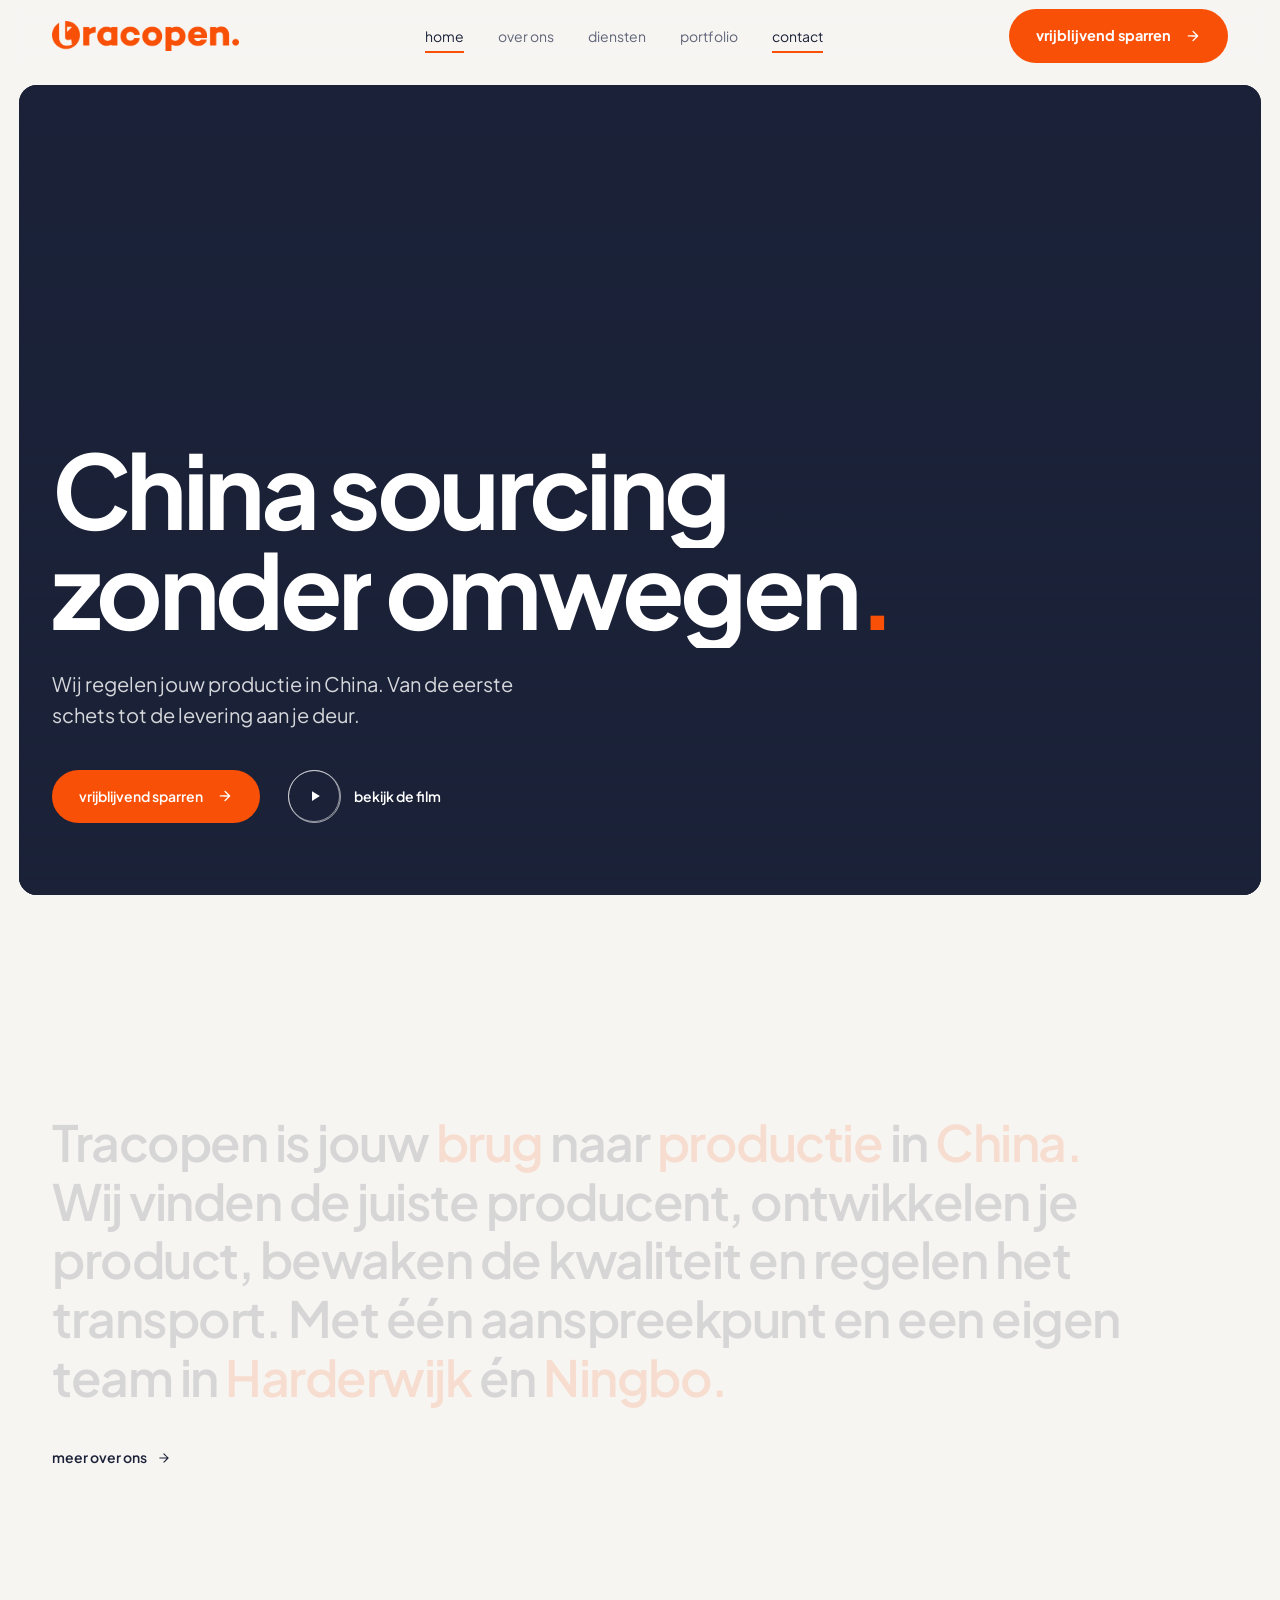
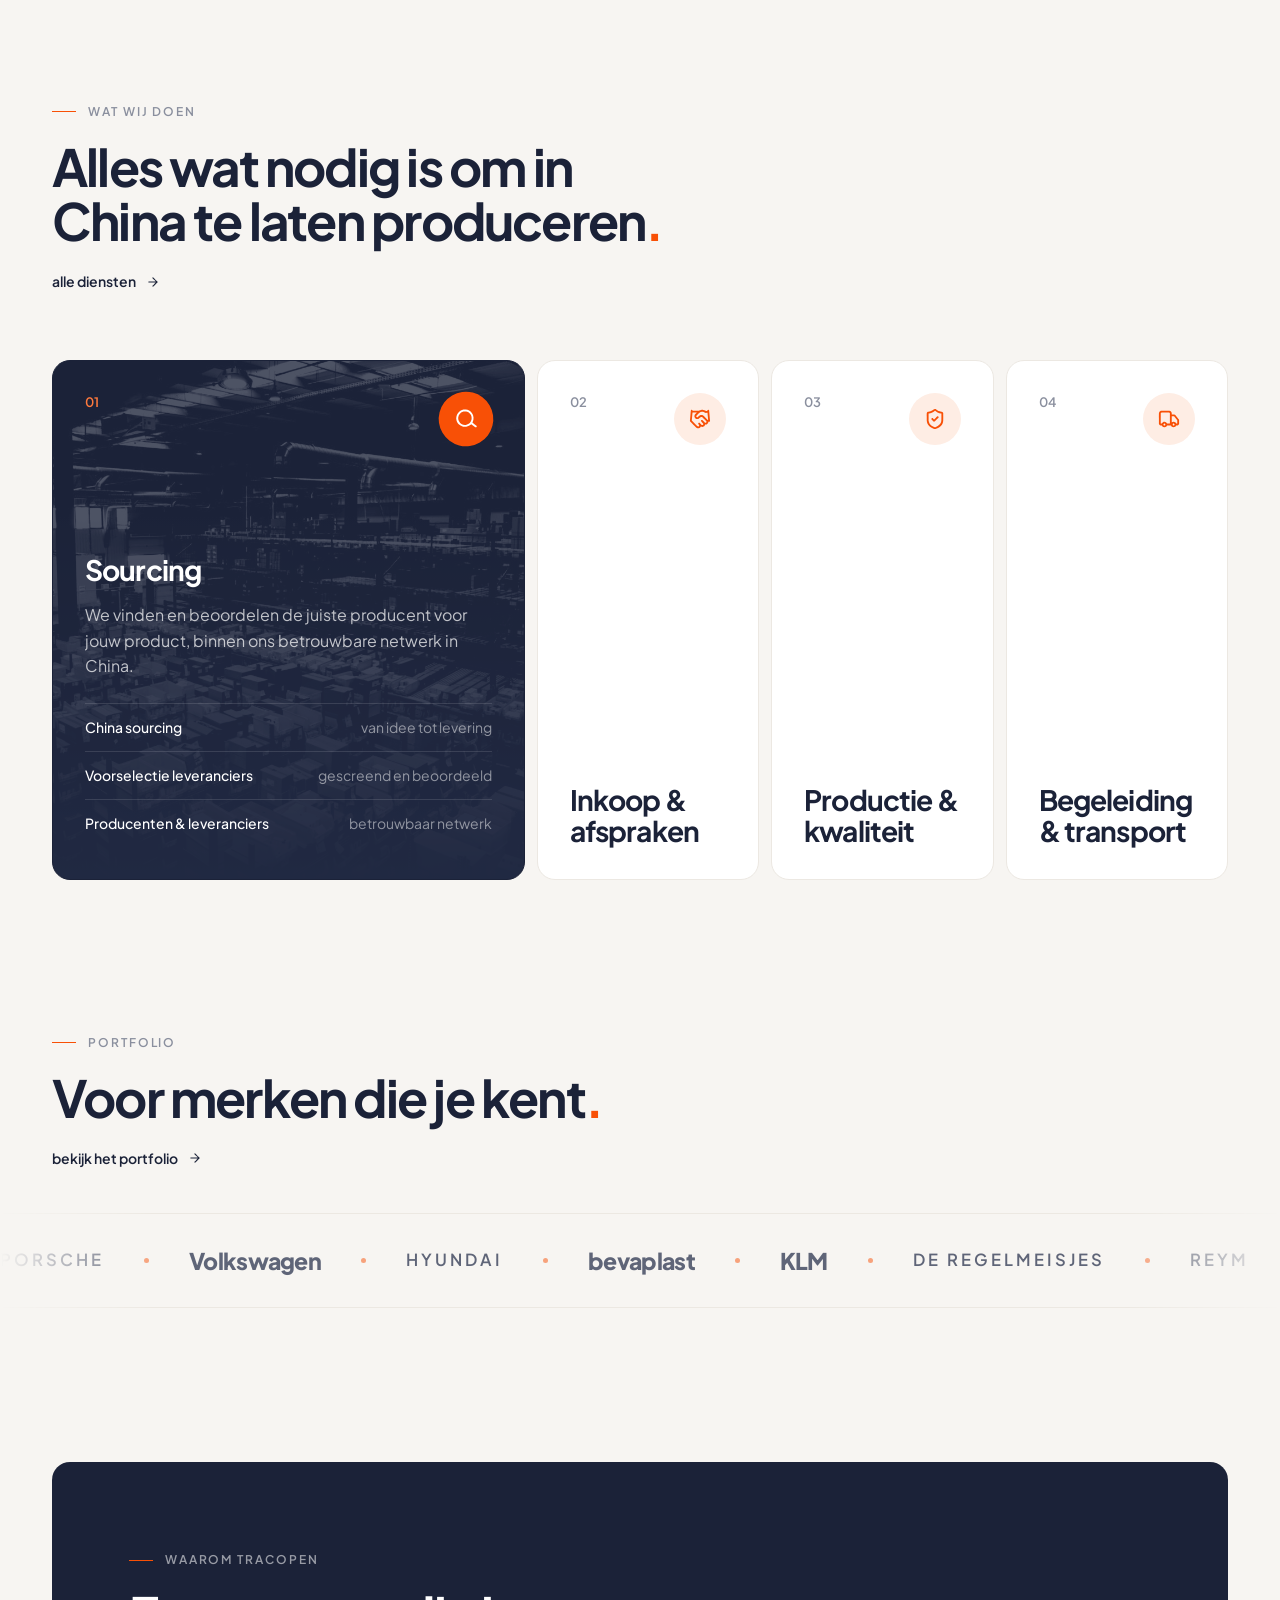
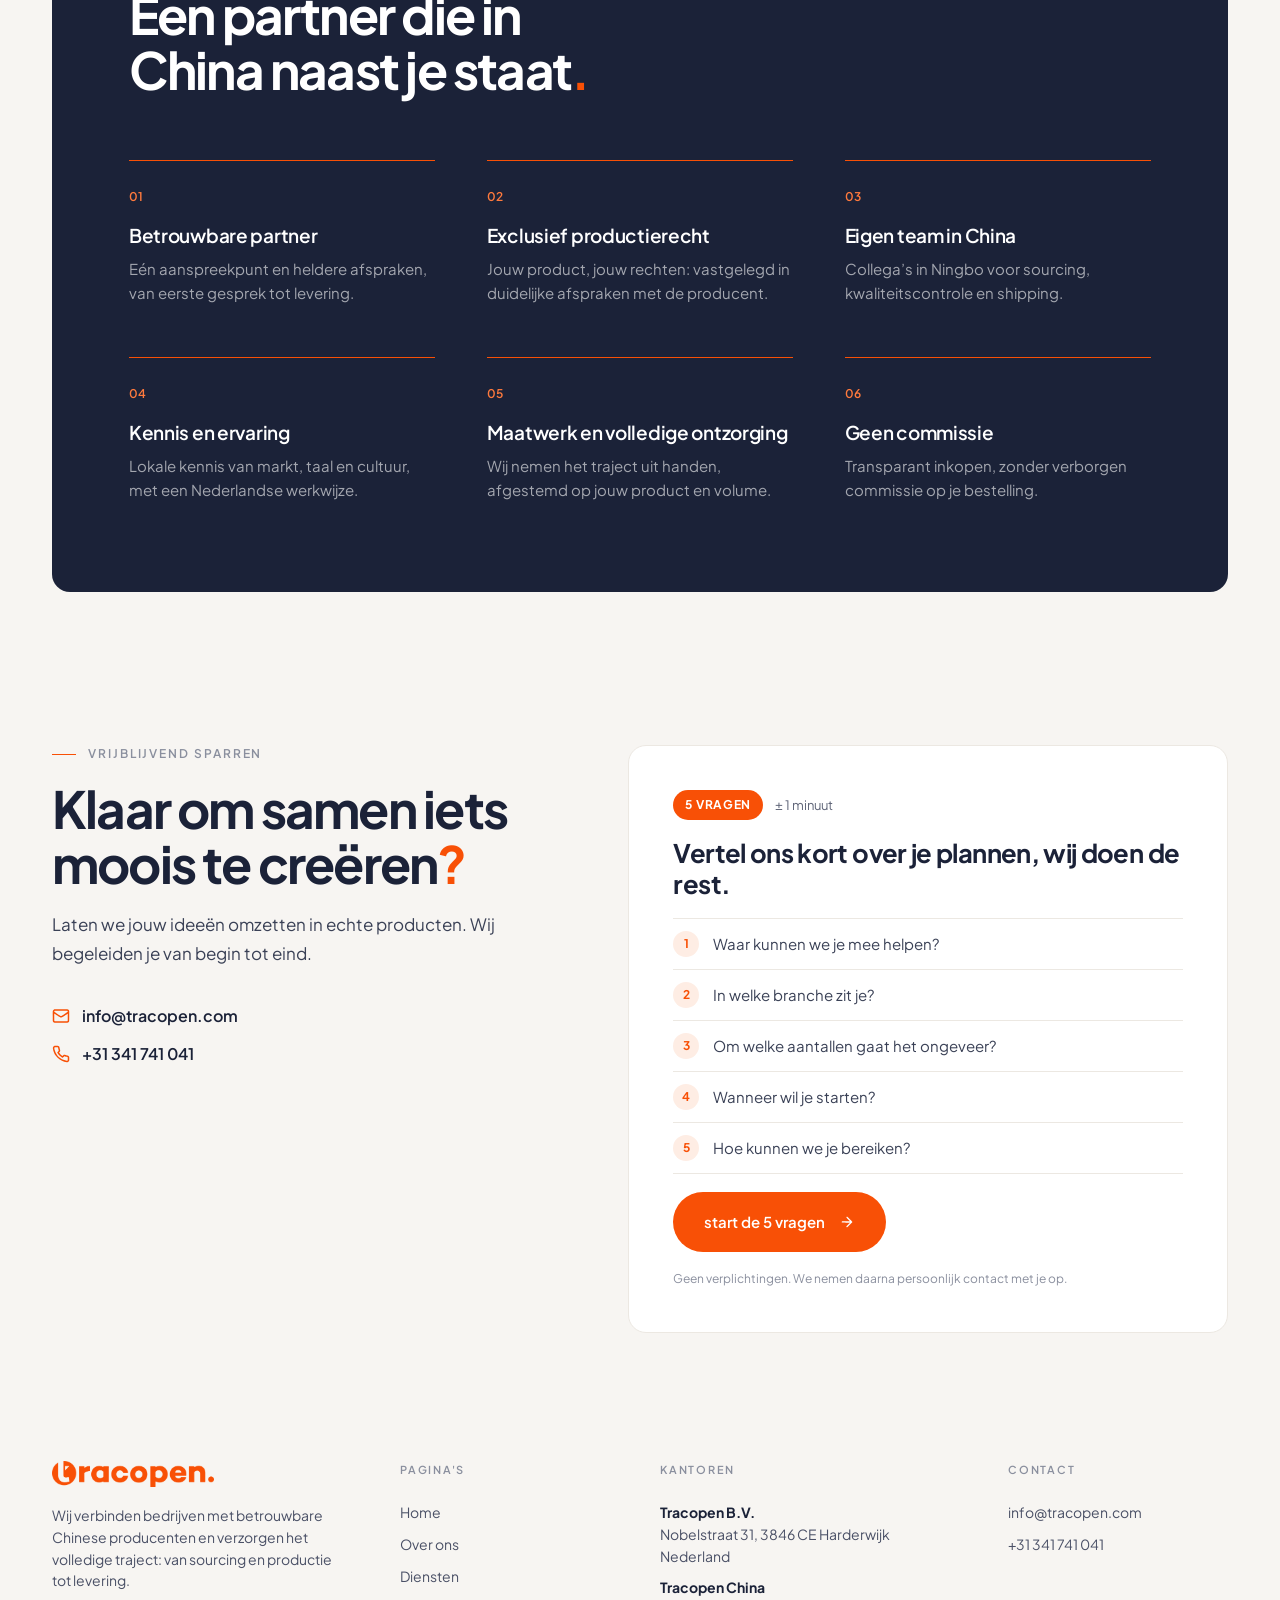
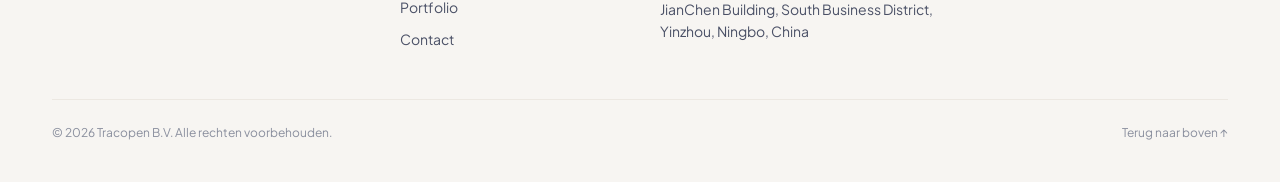
<file: index.html>
<!DOCTYPE html>
<html lang="nl">
<head>
<meta charset="utf-8">
<script>document.documentElement.classList.add('js')</script>
<meta name="viewport" content="width=device-width, initial-scale=1">
<!-- PREVIEW: verwijder deze regel als de site echt live gaat -->
<meta name="robots" content="noindex, nofollow">
<title>Tracopen — China sourcing zonder omwegen</title>
<meta name="description" content="Tracopen begeleidt jouw volledige inkooptraject in China: leverancierselectie, productontwikkeling, kwaliteitscontrole en transport. Kantoren in Harderwijk en Ningbo.">
<meta name="theme-color" content="#1B2238">
<meta property="og:type" content="website">
<meta property="og:title" content="Tracopen — China sourcing zonder omwegen">
<meta property="og:description" content="Van leverancierselectie en productontwikkeling tot kwaliteitscontrole en transport. Eén team, twee continenten.">
<meta property="og:image" content="https://www.tracopen.com/wp-content/uploads/2026/06/Team_3-1-scaled.png">
<meta property="og:locale" content="nl_NL">
<link rel="icon" type="image/png" href="assets/img/favicon.png">
<link rel="apple-touch-icon" href="assets/img/apple-touch-icon.png">
<link rel="preconnect" href="https://player.vimeo.com">
<link rel="preconnect" href="https://fonts.googleapis.com">
<link rel="preconnect" href="https://fonts.gstatic.com" crossorigin>
<link href="https://fonts.googleapis.com/css2?family=Plus+Jakarta+Sans:wght@400;500;600;700;800&display=swap" rel="stylesheet">
<script type="application/ld+json">
{"@context":"https://schema.org","@type":"Organization","name":"Tracopen B.V.","url":"https://www.tracopen.com","email":"info@tracopen.com","telephone":"+31341741041",
 "address":{"@type":"PostalAddress","streetAddress":"Nobelstraat 31","postalCode":"3846 CE","addressLocality":"Harderwijk","addressCountry":"NL"}}
</script>
<link rel="stylesheet" href="css/style.css">
</head>
<body>
<a class="skip" href="#main">Naar inhoud</a>

<header class="site" id="top">
  <div class="wrap nav-row">
    <a href="index.html" class="logo" aria-label="Tracopen home"><img src="assets/img/logo.png" alt="Tracopen" width="180" height="29"></a>
    <nav class="nav" id="nav" aria-label="Hoofdmenu">
      <a href="index.html" class="active" aria-current="page">home</a>
      <a href="over-ons.html">over ons</a>
      <a href="diensten.html">diensten</a>
      <a href="portfolio.html">portfolio</a>
      <a href="#contact">contact</a>
      <a href="#contact" class="btn btn-primary" data-open-quiz>vrijblijvend sparren <svg class="ico"><use href="assets/icons.svg#i-arrow-right"/></svg></a>
    </nav>
    <a href="#contact" class="btn btn-primary btn-header" data-open-quiz>vrijblijvend sparren <svg class="ico"><use href="assets/icons.svg#i-arrow-right"/></svg></a>
    <button class="menu-btn" id="menuBtn" aria-label="Menu openen" aria-expanded="false" aria-controls="nav"><span></span><span></span></button>
  </div>
</header>

<main id="main">

<!-- HERO — klik op de video opent de volledige film (zie VIDEO in js/main.js) -->
<section class="hero">
  <div class="hero-card" id="heroCard">
    <div class="hero-media" id="heroMedia">
      <div class="hero-zoom"><iframe id="heroVideo" title="Achtergrondvideo" allow="autoplay; fullscreen" tabindex="-1" aria-hidden="true"></iframe></div>
    </div>
    <div class="hero-inner" id="heroInner">
      <h1 class="h1 split-words">China sourcing zonder omwegen<span class="dot">.</span></h1>
      <p class="hero-sub">Wij regelen jouw productie in China. Van de eerste schets tot de levering aan je deur.</p>
      <div class="hero-ctas">
        <a href="#contact" class="btn btn-primary" data-open-quiz>vrijblijvend sparren <svg class="ico"><use href="assets/icons.svg#i-arrow-right"/></svg></a>
        <button type="button" class="play" data-open-video>
          <span class="play-ring"><svg viewBox="0 0 24 24"><path d="M8 5.5v13l10.5-6.5z"/></svg></span>
          bekijk de film
        </button>
      </div>
    </div>
    <div class="cursor-play" id="cursorPlay" aria-hidden="true"><svg viewBox="0 0 24 24"><path d="M8 5.5v13l10.5-6.5z"/></svg><span>play</span></div>
  </div>
</section>

<!-- STATEMENT — woorden kleuren in tijdens het scrollen -->
<section id="over-ons" class="statement-section">
  <div class="wrap">
    <p class="statement" id="statement">Tracopen is jouw brug naar productie in China. Wij vinden de juiste producent, ontwikkelen je product, bewaken de kwaliteit en regelen het transport. Met één aanspreekpunt en een eigen team in Harderwijk én Ningbo.</p>
    <a href="over-ons.html" class="link reveal" style="margin-top:40px">meer over ons <svg class="ico"><use href="assets/icons.svg#i-arrow-right"/></svg></a>
  </div>
</section>

<!-- DIENSTEN — vier pijlers, uitklappende panelen -->
<section id="diensten" class="section">
  <div class="wrap">
    <div class="section-head reveal">
      <div class="eyebrow">Wat wij doen</div>
      <h2 class="h2">Alles wat nodig is om in China te laten produceren<span class="dot">.</span></h2>
      <a href="diensten.html" class="link" style="margin-top:24px">alle diensten <svg class="ico"><use href="assets/icons.svg#i-arrow-right"/></svg></a>
    </div>
    <div class="pillars" id="pillars"></div>
  </div>
</section>

<!-- PORTFOLIO-TEASER — klantnamen schuiven rustig voorbij -->
<section class="section clients-section">
  <div class="wrap">
    <div class="section-head reveal">
      <div class="eyebrow">Portfolio</div>
      <h2 class="h2">Voor merken die je kent<span class="dot">.</span></h2>
      <a href="portfolio.html" class="link">bekijk het portfolio <svg class="ico"><use href="assets/icons.svg#i-arrow-right"/></svg></a>
    </div>
  </div>
  <div class="client-strip reveal" id="clientStrip"></div>
</section>

<!-- WAAROM -->
<section class="section">
  <div class="wrap">
    <div class="why">
      <div class="section-head reveal">
        <div class="eyebrow">Waarom Tracopen</div>
        <h2 class="h2">Een partner die in China naast je staat<span class="dot">.</span></h2>
      </div>
      <div class="why-grid" id="whyGrid"></div>
    </div>
  </div>
</section>

<!-- CONTACT -->
<section id="contact" class="section">
  <div class="wrap">
    <div class="contact reveal">
      <div class="contact-copy">
        <div class="eyebrow">Vrijblijvend sparren</div>
        <h2 class="h2">Klaar om samen iets moois te creëren<span class="dot">?</span></h2>
        <p class="lead">Laten we jouw ideeën omzetten in echte producten. Wij begeleiden je van begin tot eind.</p>
        <div class="direct">
          <a href="mailto:info@tracopen.com"><svg class="ico"><use href="assets/icons.svg#i-mail"/></svg>info@tracopen.com</a>
          <a href="tel:+31341741041"><svg class="ico"><use href="assets/icons.svg#i-phone"/></svg>+31 341 741 041</a>
        </div>
      </div>
      <div class="quiz-teaser">
        <div class="quiz-teaser-head">
          <span class="quiz-badge">5 vragen</span>
          <span class="quiz-time">± 1 minuut</span>
        </div>
        <h3>Vertel ons kort over je plannen, wij doen de rest.</h3>
        <ol class="quiz-steps" id="quizTeaserSteps"></ol>
        <a href="#contact" class="btn btn-primary btn-lg" data-open-quiz>start de 5 vragen <svg class="ico"><use href="assets/icons.svg#i-arrow-right"/></svg></a>
        <p class="form-note">Geen verplichtingen. We nemen daarna persoonlijk contact met je op.</p>
      </div>
    </div>
  </div>
</section>
</main>

<footer>
  <div class="wrap">
    <div class="foot-grid">
      <div class="foot-col">
        <a href="index.html" class="logo logo-foot" aria-label="Tracopen home"><img src="assets/img/logo.png" alt="Tracopen" width="180" height="29"></a>
        <p style="margin-top:8px;max-width:300px">Wij verbinden bedrijven met betrouwbare Chinese producenten en verzorgen het volledige traject: van sourcing en productie tot levering.</p>
      </div>
      <div class="foot-col">
        <h4>Pagina's</h4>
        <a href="index.html">Home</a><a href="over-ons.html">Over ons</a><a href="diensten.html">Diensten</a><a href="portfolio.html">Portfolio</a><a href="#contact">Contact</a>
      </div>
      <div class="foot-col">
        <h4>Kantoren</h4>
        <div><strong>Tracopen B.V.</strong><br>Nobelstraat 31, 3846 CE Harderwijk<br>Nederland</div>
        <div><strong>Tracopen China</strong><br>JianChen Building, South Business District, Yinzhou, Ningbo, China</div>
      </div>
      <div class="foot-col">
        <h4>Contact</h4>
        <a href="mailto:info@tracopen.com">info@tracopen.com</a><a href="tel:+31341741041">+31 341 741 041</a>
      </div>
    </div>
    <div class="foot-bottom"><span>© <span id="year">2026</span> Tracopen B.V. Alle rechten voorbehouden.</span><a href="#top">Terug naar boven ↑</a></div>
  </div>
</footer>

<!-- Video-popup -->
<dialog class="video-modal" id="videoModal" aria-label="Tracopen film">
  <button type="button" class="modal-close" id="modalClose" aria-label="Sluiten"><svg class="ico"><use href="assets/icons.svg#i-x"/></svg></button>
  <div class="modal-frame"><iframe id="modalVideo" title="Tracopen video" allow="autoplay; fullscreen; picture-in-picture" allowfullscreen></iframe></div>
</dialog>

<script src="js/site.js"></script>
<script src="js/quiz.js"></script>
<script src="js/components.js"></script>
<script src="js/home.js"></script>
</body>
</html>
</file>
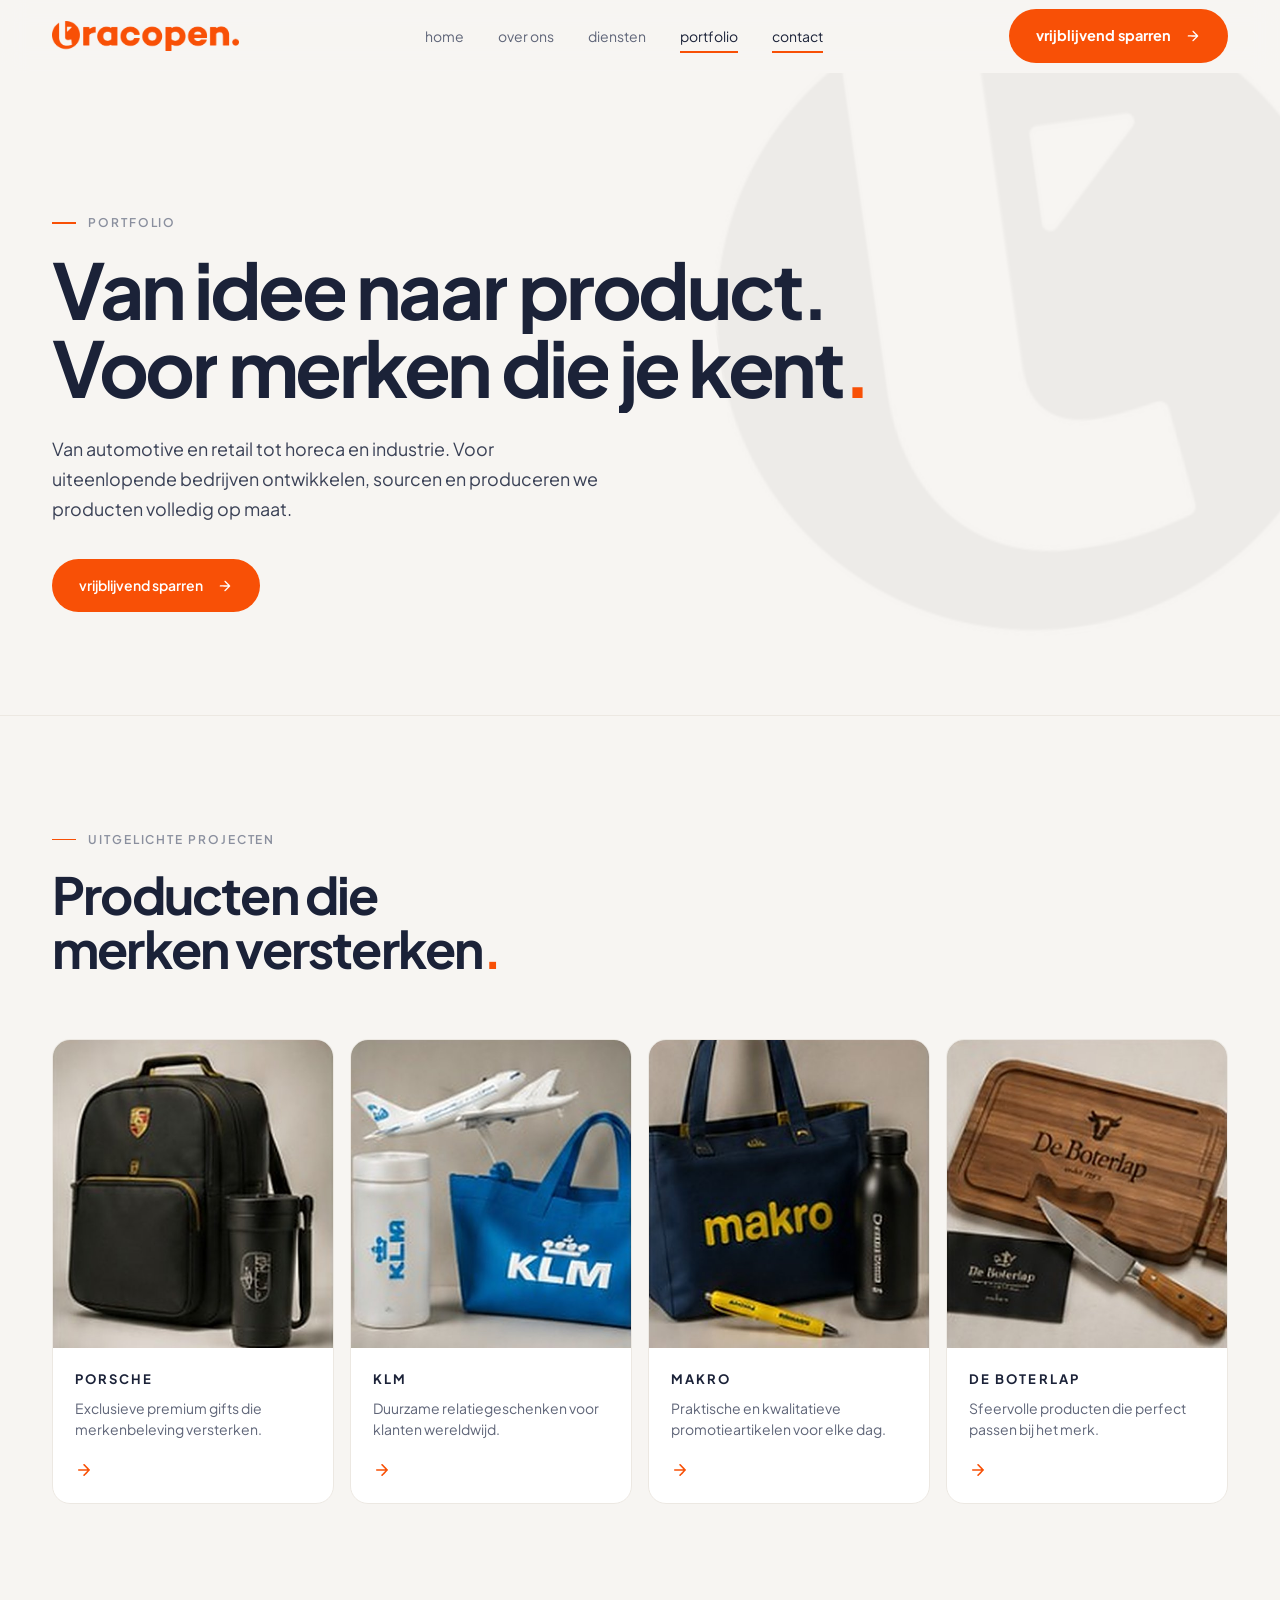
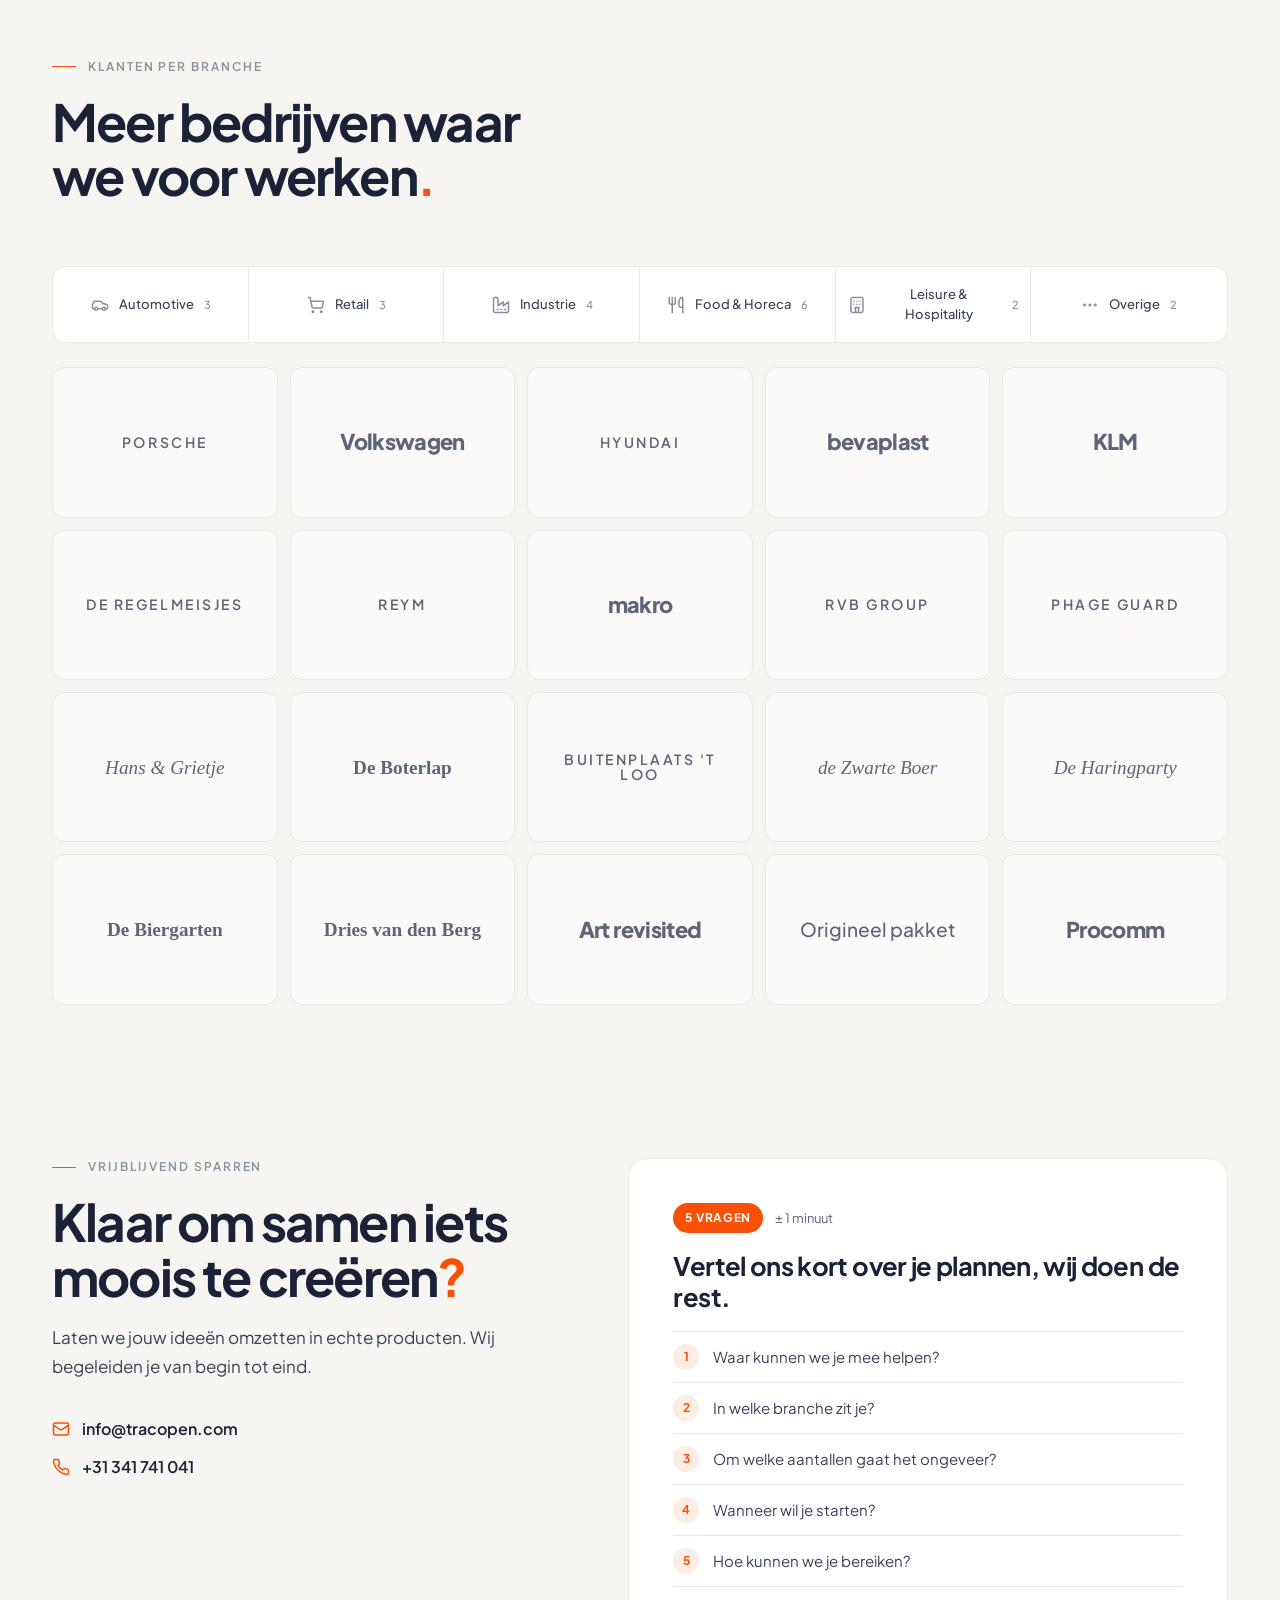
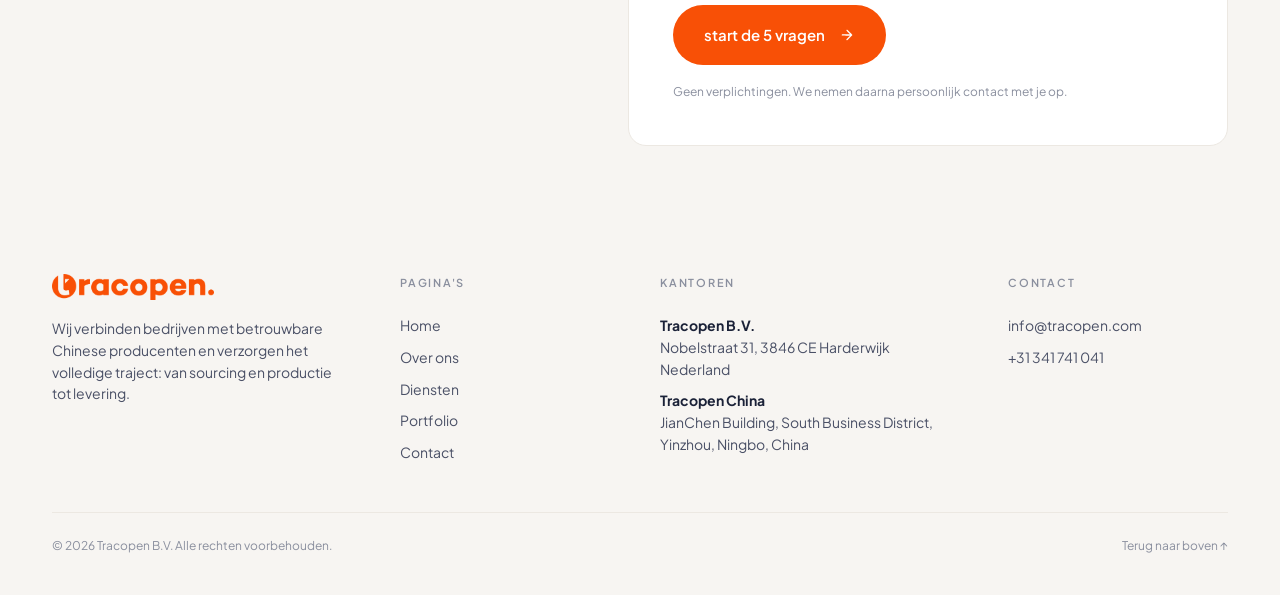
<file: portfolio.html>
<!DOCTYPE html>
<html lang="nl">
<head>
<meta charset="utf-8">
<script>document.documentElement.classList.add('js')</script>
<meta name="viewport" content="width=device-width, initial-scale=1">
<!-- PREVIEW: verwijder deze regel als de site echt live gaat -->
<meta name="robots" content="noindex, nofollow">
<title>Portfolio — Tracopen</title>
<meta name="description" content="Van automotive en retail tot horeca en industrie: voor uiteenlopende merken ontwikkelen, sourcen en produceren we producten volledig op maat.">
<meta name="theme-color" content="#1B2238">
<meta property="og:type" content="website">
<meta property="og:title" content="Portfolio — Tracopen">
<meta property="og:description" content="Van idee naar product. Voor merken die je kent.">
<meta property="og:locale" content="nl_NL">
<link rel="icon" type="image/png" href="assets/img/favicon.png">
<link rel="apple-touch-icon" href="assets/img/apple-touch-icon.png">
<link rel="preconnect" href="https://fonts.googleapis.com">
<link rel="preconnect" href="https://fonts.gstatic.com" crossorigin>
<link href="https://fonts.googleapis.com/css2?family=Plus+Jakarta+Sans:wght@400;500;600;700;800&display=swap" rel="stylesheet">
<link rel="stylesheet" href="css/style.css">
</head>
<body>
<a class="skip" href="#main">Naar inhoud</a>

<header class="site" id="top">
  <div class="wrap nav-row">
    <a href="index.html" class="logo" aria-label="Tracopen home"><img src="assets/img/logo.png" alt="Tracopen" width="180" height="29"></a>
    <nav class="nav" id="nav" aria-label="Hoofdmenu">
      <a href="index.html">home</a>
      <a href="over-ons.html">over ons</a>
      <a href="diensten.html">diensten</a>
      <a href="portfolio.html" class="active" aria-current="page">portfolio</a>
      <a href="#contact">contact</a>
      <a href="#contact" class="btn btn-primary" data-open-quiz>vrijblijvend sparren <svg class="ico"><use href="assets/icons.svg#i-arrow-right"/></svg></a>
    </nav>
    <a href="#contact" class="btn btn-primary btn-header" data-open-quiz>vrijblijvend sparren <svg class="ico"><use href="assets/icons.svg#i-arrow-right"/></svg></a>
    <button class="menu-btn" id="menuBtn" aria-label="Menu openen" aria-expanded="false" aria-controls="nav"><span></span><span></span></button>
  </div>
</header>

<main id="main">

<!-- HERO -->
<section class="page-hero">
  <img class="page-hero-q" id="heroQ" src="assets/img/logo-mark.png" alt="" aria-hidden="true">
  <div class="wrap">
    <div class="eyebrow">Portfolio</div>
    <h1 class="page-title split-words">Van idee naar product. Voor merken die je kent<span class="dot">.</span></h1>
    <p class="page-lead">Van automotive en retail tot horeca en industrie. Voor uiteenlopende bedrijven ontwikkelen, sourcen en produceren we producten volledig op maat.</p>
    <div class="page-cta"><a href="#contact" class="btn btn-primary" data-open-quiz>vrijblijvend sparren <svg class="ico"><use href="assets/icons.svg#i-arrow-right"/></svg></a></div>
  </div>
</section>

<!-- UITGELICHTE PROJECTEN -->
<section class="section section-tight">
  <div class="wrap">
    <div class="section-head reveal">
      <div class="eyebrow">Uitgelichte projecten</div>
      <h2 class="h2">Producten die merken versterken<span class="dot">.</span></h2>
    </div>
    <div class="projects stagger" id="projects"></div>
  </div>
</section>

<!-- KLANTEN PER BRANCHE + LOGO'S -->
<section class="section">
  <div class="wrap">
    <div class="section-head reveal">
      <div class="eyebrow">Klanten per branche</div>
      <h2 class="h2">Meer bedrijven waar we voor werken<span class="dot">.</span></h2>
    </div>
    <div class="branches reveal" role="group" aria-label="Filter klanten op branche" id="branches"></div>
    <div class="logos stagger" id="logos"></div>
  </div>
</section>

<!-- CONTACT -->
<section id="contact" class="section">
  <div class="wrap">
    <div class="contact reveal">
      <div class="contact-copy">
        <div class="eyebrow">Vrijblijvend sparren</div>
        <h2 class="h2">Klaar om samen iets moois te creëren<span class="dot">?</span></h2>
        <p class="lead">Laten we jouw ideeën omzetten in echte producten. Wij begeleiden je van begin tot eind.</p>
        <div class="direct">
          <a href="mailto:info@tracopen.com"><svg class="ico"><use href="assets/icons.svg#i-mail"/></svg>info@tracopen.com</a>
          <a href="tel:+31341741041"><svg class="ico"><use href="assets/icons.svg#i-phone"/></svg>+31 341 741 041</a>
        </div>
      </div>
      <div class="quiz-teaser">
        <div class="quiz-teaser-head">
          <span class="quiz-badge">5 vragen</span>
          <span class="quiz-time">± 1 minuut</span>
        </div>
        <h3>Vertel ons kort over je plannen, wij doen de rest.</h3>
        <ol class="quiz-steps" id="quizTeaserSteps"></ol>
        <a href="#contact" class="btn btn-primary btn-lg" data-open-quiz>start de 5 vragen <svg class="ico"><use href="assets/icons.svg#i-arrow-right"/></svg></a>
        <p class="form-note">Geen verplichtingen. We nemen daarna persoonlijk contact met je op.</p>
      </div>
    </div>
  </div>
</section>
</main>

<footer>
  <div class="wrap">
    <div class="foot-grid">
      <div class="foot-col">
        <a href="index.html" class="logo logo-foot" aria-label="Tracopen home"><img src="assets/img/logo.png" alt="Tracopen" width="180" height="29"></a>
        <p style="margin-top:8px;max-width:300px">Wij verbinden bedrijven met betrouwbare Chinese producenten en verzorgen het volledige traject: van sourcing en productie tot levering.</p>
      </div>
      <div class="foot-col">
        <h4>Pagina's</h4>
        <a href="index.html">Home</a><a href="over-ons.html">Over ons</a><a href="diensten.html">Diensten</a><a href="portfolio.html">Portfolio</a><a href="#contact">Contact</a>
      </div>
      <div class="foot-col">
        <h4>Kantoren</h4>
        <div><strong>Tracopen B.V.</strong><br>Nobelstraat 31, 3846 CE Harderwijk<br>Nederland</div>
        <div><strong>Tracopen China</strong><br>JianChen Building, South Business District, Yinzhou, Ningbo, China</div>
      </div>
      <div class="foot-col">
        <h4>Contact</h4>
        <a href="mailto:info@tracopen.com">info@tracopen.com</a><a href="tel:+31341741041">+31 341 741 041</a>
      </div>
    </div>
    <div class="foot-bottom"><span>© <span id="year">2026</span> Tracopen B.V. Alle rechten voorbehouden.</span><a href="#top">Terug naar boven ↑</a></div>
  </div>
</footer>

<script src="js/site.js"></script>
<script src="js/quiz.js"></script>
<script src="js/components.js"></script>
<script src="js/portfolio.js"></script>
</body>
</html>
</file>
<file: css/style.css>
:root{
  --orange:#F85006; --orange-dark:#D94500; --orange-soft:#FEEDE4; --orange-light:#FF7A3D;
  --navy:#1B2238; --navy-2:#252D47;
  --bg:#F7F5F2; --surface:#FBFAF8; --surface-2:#F1EDE7; --line:#ECE8E2;
  --text:#1B2238; --text-2:#3A4156; --muted:#5F6578; --muted-2:#8A8F9E;
  --radius:18px; --wrap:1240px; --gutter:clamp(16px,4vw,32px);
  --ease:cubic-bezier(.22,1,.36,1);
}
*{box-sizing:border-box;margin:0;padding:0}
html{scroll-behavior:smooth;scroll-padding-top:84px}
body{background:var(--bg);color:var(--text);font-family:'Plus Jakarta Sans',system-ui,sans-serif;-webkit-font-smoothing:antialiased;line-height:1.5;overflow-x:hidden}
img,video{display:block;max-width:100%}
a{color:inherit;text-decoration:none}
button{font:inherit;color:inherit}
:focus-visible{outline:2px solid var(--orange);outline-offset:3px;border-radius:6px}
.ico{width:1em;height:1em;fill:currentColor;flex:none}
.wrap{max-width:var(--wrap);margin:0 auto;padding:0 var(--gutter)}
.section{padding-top:clamp(96px,12vw,160px)}
.section-head{max-width:720px;margin-bottom:clamp(40px,5vw,64px)}
.eyebrow{font-size:12px;font-weight:600;letter-spacing:.16em;color:var(--muted-2);text-transform:uppercase;margin-bottom:18px;display:flex;align-items:center;gap:12px}
.eyebrow::before{content:"";width:24px;height:1.5px;background:var(--orange)}
.h2{font-size:clamp(32px,4vw,52px);line-height:1.06;letter-spacing:-.035em;font-weight:700;text-wrap:balance}
.dot{color:var(--orange);display:inline-block}
.lead{font-size:17px;line-height:1.7;color:var(--text-2);text-wrap:pretty}
.skip{position:absolute;left:-9999px;top:8px;background:var(--navy);color:#fff;padding:10px 16px;border-radius:8px;z-index:100}
.skip:focus{left:8px}

/* ---------- buttons ---------- */
.btn{display:inline-flex;align-items:center;gap:14px;font-size:14px;font-weight:600;border-radius:999px;padding:15px 26px;transition:background .3s,color .3s,border-color .3s;cursor:pointer;border:1.5px solid transparent;position:relative;overflow:hidden;isolation:isolate}
.btn .ico{font-size:16px;transition:transform .4s var(--ease)}
.btn:hover .ico{transform:translateX(4px)}
.btn-primary{background:var(--orange);color:#fff}
.btn-primary::before{content:"";position:absolute;inset:0;background:var(--navy);border-radius:inherit;transform:translateY(101%);transition:transform .5s var(--ease);z-index:-1}
.btn-primary:hover::before{transform:none}
.btn-outline{border-color:var(--line);color:var(--text);padding:10px 20px;font-size:13px;background:#fff}
.btn-outline:hover{border-color:var(--orange);color:var(--orange)}
.link{display:inline-flex;align-items:center;gap:10px;font-size:14px;font-weight:600;color:var(--text);background:linear-gradient(var(--orange),var(--orange)) 0 100%/0 1.5px no-repeat;padding-bottom:4px;transition:background-size .5s var(--ease),color .3s}
.link:hover{background-size:100% 1.5px;color:var(--orange)}
.link .ico{transition:transform .4s var(--ease)}.link:hover .ico{transform:translateX(4px)}

/* ---------- header ---------- */
.logo{display:inline-flex;align-items:center;line-height:0}
.logo img{height:30px;width:auto;transition:opacity .3s}
.logo:hover img{opacity:.85}
.logo-foot img{height:26px}
@media (max-width:520px){.logo img{height:26px}}
header.site{position:sticky;top:0;z-index:50;background:rgba(247,245,242,.85);backdrop-filter:blur(12px);-webkit-backdrop-filter:blur(12px);border-bottom:1px solid transparent;transition:border-color .3s,transform .5s var(--ease)}
header.site.scrolled{border-bottom-color:var(--line)}
header.site.hide{transform:translateY(-100%)}
.nav-row{display:flex;align-items:center;justify-content:space-between;gap:24px;height:72px}
.nav{display:flex;align-items:center;gap:34px;font-size:14px}
.nav a{position:relative;padding:6px 0;color:var(--muted);transition:color .3s}
.nav a::after{content:"";position:absolute;left:0;right:0;bottom:0;height:1.5px;background:var(--orange);transform:scaleX(0);transform-origin:right;transition:transform .4s var(--ease)}
.nav a:hover,.nav a.active{color:var(--text)}
.nav a:hover::after,.nav a.active::after{transform:scaleX(1);transform-origin:left}
.nav .btn{display:none}
.menu-btn{display:none;background:none;border:0;width:40px;height:40px;cursor:pointer;position:relative}
.menu-btn span{position:absolute;left:9px;right:9px;height:2px;background:var(--text);border-radius:2px;transition:transform .4s var(--ease),top .4s var(--ease)}
.menu-btn span:first-child{top:15px}.menu-btn span:last-child{top:23px}
header.site.open .menu-btn span:first-child{top:19px;transform:rotate(45deg)}
header.site.open .menu-btn span:last-child{top:19px;transform:rotate(-45deg)}
@media (max-width:860px){
  .nav{display:none}
  .btn-header{padding:11px 16px;font-size:13px;gap:8px;margin-left:auto}
  .menu-btn{display:block}
  header.site.open{transform:none}
  header.site.open .nav{display:flex;position:absolute;top:72px;left:0;right:0;height:calc(100dvh - 72px);flex-direction:column;align-items:stretch;gap:0;background:var(--bg);padding:16px var(--gutter) 32px;animation:menuIn .5s var(--ease)}
  header.site.open .nav a{padding:18px 0;font-size:26px;font-weight:600;color:var(--text);border-bottom:1px solid var(--line);opacity:0;animation:itemIn .6s var(--ease) forwards}
  header.site.open .nav a:nth-child(2){animation-delay:.05s}header.site.open .nav a:nth-child(3){animation-delay:.1s}
  header.site.open .nav a:nth-child(4){animation-delay:.15s}header.site.open .nav a:nth-child(5){animation-delay:.2s}
  header.site.open .nav a:nth-child(6){animation-delay:.25s}
  header.site.open .nav a::after{display:none}
  header.site.open .nav .btn{display:inline-flex;margin-top:24px;justify-content:center;border-bottom:0;color:#fff;font-size:15px}
}
@keyframes menuIn{from{opacity:0}}
@keyframes itemIn{from{opacity:0;transform:translateY(16px)}to{opacity:1;transform:none}}

/* ---------- hero ---------- */
.hero{padding:12px clamp(8px,1.5vw,20px) 0}
.hero-card{position:relative;border-radius:var(--radius);overflow:hidden;min-height:min(90vh,820px);display:flex;align-items:flex-end;background:var(--navy);cursor:none}
.hero-media{position:absolute;inset:0;transform-origin:50% 60%;will-change:transform;overflow:hidden}
.hero-zoom{position:absolute;inset:0;container-type:size;background:var(--navy) url('https://i.vimeocdn.com/video/2205892507-b8b72660dc65a137da37afc505bfa4ffa47791b6696a4b1f9e85b305846b2920-d_1920x1080') center/cover no-repeat;animation:heroZoom 2.4s var(--ease) both}
/* iframe altijd 16:9 en groot genoeg om het vlak te vullen (zoals object-fit:cover) */
.hero-media iframe{position:absolute;top:50%;left:50%;width:max(100cqw,177.78cqh);height:max(100cqh,56.25cqw);transform:translate(-50%,-50%);border:0;pointer-events:none;opacity:0;transition:opacity 1.2s ease}
.hero-media iframe.ready{opacity:1}
.hero-card::after{content:"";position:absolute;inset:0;background:linear-gradient(180deg,rgba(27,34,56,.15) 0%,rgba(27,34,56,.25) 45%,rgba(27,34,56,.85) 100%);pointer-events:none}
@keyframes heroZoom{from{transform:scale(1.15);filter:brightness(.4)}}
.hero-inner{position:relative;z-index:2;width:100%;max-width:var(--wrap);margin:0 auto;padding:140px var(--gutter) clamp(40px,6vw,72px);will-change:transform,opacity;pointer-events:none}
.hero-inner a,.hero-inner button{pointer-events:auto;cursor:pointer}
.h1{font-size:clamp(46px,8vw,112px);line-height:.98;letter-spacing:-.045em;font-weight:700;color:#fff;max-width:1000px;text-wrap:balance}
.hero-sub{margin-top:28px;font-size:clamp(17px,1.6vw,20px);line-height:1.55;max-width:520px;color:rgba(255,255,255,.82);opacity:0;animation:fadeUp 1s var(--ease) .9s forwards}
.hero-ctas{display:flex;flex-wrap:wrap;align-items:center;gap:28px;margin-top:40px;opacity:0;animation:fadeUp 1s var(--ease) 1.05s forwards}
@keyframes fadeUp{from{opacity:0;transform:translateY(20px)}to{opacity:1;transform:none}}

/* word-by-word masked reveal */
.split-words .w{display:inline-block;overflow:hidden;vertical-align:top;padding-bottom:.08em;margin-bottom:-.08em}
.split-words .w>span{display:inline-block;transform:translateY(105%);animation:wordUp 1.1s var(--ease) forwards}
.split-words .dot{transform:scale(0);animation:dotPop .7s cubic-bezier(.34,1.8,.5,1) forwards}
@keyframes wordUp{to{transform:none}}
@keyframes dotPop{to{transform:none}}

/* play button + custom cursor */
.play{display:inline-flex;align-items:center;gap:14px;background:none;border:0;color:#fff;font-size:14px;font-weight:600}
.play-ring{position:relative;width:52px;height:52px;border-radius:50%;border:1.5px solid rgba(255,255,255,.5);display:grid;place-items:center;transition:background .4s,border-color .4s,transform .5s var(--ease)}
.play-ring::after{content:"";position:absolute;inset:-1.5px;border-radius:50%;border:1.5px solid rgba(255,255,255,.6);animation:ring 2.4s var(--ease) infinite}
.play-ring svg{width:18px;height:18px;fill:#fff;margin-left:2px}
.play:hover .play-ring{background:var(--orange);border-color:var(--orange);transform:scale(1.08)}
@keyframes ring{0%{transform:scale(1);opacity:.8}100%{transform:scale(1.7);opacity:0}}
.cursor-play{position:absolute;left:0;top:0;z-index:3;width:104px;height:104px;margin:-52px 0 0 -52px;border-radius:50%;background:var(--orange);color:#fff;display:flex;flex-direction:column;align-items:center;justify-content:center;gap:2px;font-size:12px;font-weight:700;letter-spacing:.12em;text-transform:uppercase;pointer-events:none;transform:scale(0);transition:transform .5s var(--ease);will-change:transform}
.cursor-play svg{width:22px;height:22px;fill:#fff}
.hero-card.cursor-on .cursor-play{transform:scale(1)}
@media (hover:none),(pointer:coarse){.hero-card{cursor:auto}.cursor-play{display:none}}

/* ---------- statement ---------- */
.statement-section{padding:clamp(140px,17vw,240px) 0 clamp(40px,6vw,80px)}
.statement{font-size:clamp(28px,3.9vw,52px);line-height:1.18;letter-spacing:-.03em;font-weight:600;max-width:1100px;text-wrap:pretty}
.statement .sw{color:var(--text);opacity:.14;transition:opacity .4s}
.statement .sw.on{opacity:1}
.statement .sw.hl{color:var(--orange)}

/* ---------- pillars (expanding panels) ---------- */
.pillars{display:flex;gap:12px;height:520px}
.pillar{position:relative;flex:1;min-width:0;border-radius:var(--radius);background:#fff;border:1px solid var(--line);overflow:hidden;cursor:pointer;transition:flex .8s var(--ease),background .6s var(--ease),border-color .6s;display:flex;flex-direction:column;justify-content:space-between;padding:32px;text-align:left;color:var(--text)}
.pillar.active{flex:2.6;background:var(--navy);border-color:var(--navy);color:#fff;cursor:default}
.pillar>*{position:relative;z-index:1}
.pillar .p-bg{position:absolute;inset:0;z-index:0;background:center/cover no-repeat;mix-blend-mode:screen;opacity:0;transform:scale(1.12);transition:opacity 1s var(--ease),transform 1.6s var(--ease);pointer-events:none}
.pillar .p-bg::after{content:"";position:absolute;inset:0;background:linear-gradient(180deg,rgba(27,34,56,0) 30%,var(--navy) 100%)}
.pillar.active .p-bg{opacity:.22;transform:none}
.pillar .p-top{display:flex;justify-content:space-between;align-items:flex-start;gap:16px}
.pillar .p-num{font-size:13px;font-weight:600;color:var(--muted-2);transition:color .6s}
.pillar.active .p-num{color:var(--orange-light)}
.pillar .p-ico{width:52px;height:52px;border-radius:50%;display:grid;place-items:center;font-size:22px;background:var(--orange-soft);color:var(--orange);transition:background .6s,color .6s,transform .8s var(--ease)}
.pillar.active .p-ico{background:var(--orange);color:#fff;transform:rotate(-8deg) scale(1.05)}
.pillar h3{font-size:clamp(22px,2.2vw,30px);line-height:1.1;letter-spacing:-.03em;font-weight:700;max-width:260px}
.pillar .p-body{display:grid;grid-template-rows:0fr;transition:grid-template-rows .8s var(--ease)}
.pillar.active .p-body{grid-template-rows:1fr}
.pillar .p-body>div{overflow:hidden;min-width:320px}
.pillar .p-body p{font-size:16px;line-height:1.6;color:rgba(255,255,255,.72);max-width:440px;margin-top:16px}
.pillar ul{list-style:none;margin-top:24px;display:flex;flex-direction:column}
.pillar li{display:flex;justify-content:space-between;gap:16px;padding:13px 0;border-top:1px solid rgba(255,255,255,.12);font-size:14px;font-weight:500;opacity:0;transform:translateY(10px);transition:opacity .5s,transform .6s var(--ease)}
.pillar li span{color:rgba(255,255,255,.5);font-weight:400;text-align:right}
.pillar.active li{opacity:1;transform:none}
.pillar.active li:nth-child(1){transition-delay:.35s}.pillar.active li:nth-child(2){transition-delay:.45s}.pillar.active li:nth-child(3){transition-delay:.55s}
@media (max-width:960px){
  .pillars{flex-direction:column;height:auto}
  .pillar,.pillar.active{flex:none;cursor:default}
  .pillar{gap:20px}
  .pillar .p-body>div{min-width:0}
}

/* ---------- route / process ---------- */
.route-grid{display:grid;grid-template-columns:minmax(0,5fr) minmax(0,7fr);gap:clamp(32px,6vw,80px);align-items:start}
@media (max-width:960px){.route-grid{grid-template-columns:1fr}}
.process{list-style:none;position:relative;display:flex;flex-direction:column;gap:8px;padding-left:4px}
.process::before,.process::after{content:"";position:absolute;left:23px;top:20px;bottom:20px;width:1.5px;background:var(--line)}
.process::after{background:var(--orange);transform-origin:top;transform:scaleY(var(--progress,0))}
.process li{position:relative;display:grid;grid-template-columns:40px 1fr;gap:20px;padding:18px 0}
.process .n{position:relative;z-index:1;width:40px;height:40px;border-radius:50%;background:var(--bg);border:1.5px solid var(--line);display:grid;place-items:center;font-size:12px;font-weight:700;color:var(--muted-2);transition:all .5s var(--ease)}
.process li.on .n{background:var(--orange);border-color:var(--orange);color:#fff;transform:scale(1.08)}
.process strong{display:block;font-size:19px;font-weight:600;letter-spacing:-.01em;padding-top:8px;transition:color .5s}
.process p{font-size:15px;line-height:1.6;color:var(--muted);margin-top:6px;max-width:360px}
.process li:not(.on) strong{color:var(--muted-2)}
.map{background:#fff;border:1px solid var(--line);border-radius:var(--radius);padding:clamp(20px,3vw,40px);position:sticky;top:110px}
.map-canvas{position:relative}
.map img{width:100%;height:auto;opacity:.35}
.route{position:absolute;inset:0;width:100%;height:100%;overflow:visible}
.route-line{fill:none;stroke:var(--orange);stroke-width:2;stroke-dasharray:2 7;stroke-linecap:round;opacity:.5}
.route-draw{fill:none;stroke:var(--orange);stroke-width:2.5;stroke-linecap:round;stroke-dasharray:1;stroke-dashoffset:1;transition:stroke-dashoffset 1s var(--ease) .1s}
.map.in .route-draw{stroke-dashoffset:0}
.pin circle{fill:var(--orange)}
.export-line{fill:none;stroke:var(--navy);stroke-width:1.2;stroke-linecap:round;stroke-dasharray:1;stroke-dashoffset:1;opacity:.45;transition:stroke-dashoffset .8s var(--ease)}
.map.in .export-line{stroke-dashoffset:0}
.export-end{fill:var(--navy);r:2.8px;transform-box:fill-box;transform-origin:center;transform:scale(0);transition:transform .6s cubic-bezier(.34,1.8,.5,1)}
.map.in .export-end{transform:none}
.pin .pulse{fill:none;stroke:var(--orange);stroke-width:2;transform-box:fill-box;transform-origin:center;animation:pinPulse 1.8s ease-out infinite}
.pin:nth-of-type(2) .pulse{animation-delay:.9s}
@keyframes pinPulse{0%{transform:scale(.6);opacity:1}100%{transform:scale(2.6);opacity:0}}
.ship{fill:var(--navy);stroke:#fff;stroke-width:2;opacity:0;transition:opacity .4s 1s}
.map.in .ship{opacity:1}
.map-label{position:absolute;transform:translate(-50%,-150%);font-size:12px;font-weight:700;background:var(--navy);color:#fff;padding:5px 10px;border-radius:999px;white-space:nowrap;pointer-events:none;opacity:0;transition:opacity .6s,transform .6s var(--ease)}
.map.in .map-label{opacity:1;transform:translate(-50%,-190%)}
.map.in .map-label+.map-label{transition-delay:.9s}

/* ---------- why ---------- */
.why{background:var(--navy);color:#fff;border-radius:var(--radius);padding:clamp(48px,7vw,96px) clamp(24px,6vw,80px)}
.why .h2{color:#fff}
.why .eyebrow{color:rgba(255,255,255,.55)}
.why-grid{display:grid;grid-template-columns:repeat(3,1fr);gap:clamp(32px,4vw,56px) clamp(24px,4vw,56px)}
@media (max-width:860px){.why-grid{grid-template-columns:1fr 1fr}}
@media (max-width:560px){.why-grid{grid-template-columns:1fr}}
.why-item{border-top:1px solid rgba(255,255,255,.14);padding-top:22px;position:relative}
.why-item::before{content:"";position:absolute;left:0;top:-1px;height:1px;width:100%;background:var(--orange);transform:scaleX(0);transform-origin:left;transition:transform 1.2s var(--ease)}
.why-item.in::before{transform:scaleX(1)}
.why-item .n{font-size:12px;font-weight:600;color:var(--orange-light)}
.why-item h3{font-size:19px;font-weight:600;letter-spacing:-.015em;margin-top:14px}
.why-item p{font-size:15px;line-height:1.6;color:rgba(255,255,255,.6);margin-top:8px}

/* ---------- team (spotlight) ---------- */
.spotlight{display:grid;grid-template-columns:minmax(0,5fr) minmax(0,7fr);gap:clamp(32px,6vw,96px);align-items:center}
@media (max-width:860px){.spotlight{grid-template-columns:1fr}}
.spot-photo{position:relative;aspect-ratio:4/5;border-radius:var(--radius);overflow:hidden;background:#EAE5DE;max-width:460px;width:100%}
.spot-photo img{position:absolute;inset:0;width:100%;height:100%;object-fit:cover;opacity:0;transform:scale(1.06);transition:opacity .6s var(--ease),transform 1s var(--ease)}
.spot-photo img.show{opacity:1;transform:none}
.spot-photo::after{content:"";position:absolute;inset:0;background:linear-gradient(180deg,transparent 55%,rgba(27,34,56,.75) 100%);pointer-events:none}
.spot-photo figcaption{position:absolute;left:24px;right:24px;bottom:24px;z-index:1;color:#fff;display:flex;flex-direction:column;gap:4px}
.spot-photo figcaption>*{transition:opacity .4s,transform .6s var(--ease)}
.spot-photo.swap figcaption>*{opacity:0;transform:translateY(8px)}
.spot-loc{font-size:11px;font-weight:600;letter-spacing:.16em;text-transform:uppercase;color:var(--orange-light)}
.spot-name{font-size:clamp(26px,2.6vw,34px);font-weight:700;letter-spacing:-.03em;line-height:1.1}
.spot-role{font-size:15px;color:rgba(255,255,255,.75)}
.spot-progress{position:absolute;left:0;top:0;height:3px;width:100%;background:var(--orange);transform-origin:left;transform:scaleX(0);z-index:2}
.spot-progress.run{animation:spotRun var(--dur,4.5s) linear forwards}
.spotlight:hover .spot-progress.run{animation-play-state:paused}
@keyframes spotRun{to{transform:scaleX(1)}}
.spot-groups{display:flex;flex-direction:column;gap:40px}
.spot-group h3{display:flex;align-items:baseline;gap:10px;font-size:12px;font-weight:600;letter-spacing:.16em;text-transform:uppercase;color:var(--muted-2);margin-bottom:18px}
.spot-group h3 span{letter-spacing:0;font-weight:500;opacity:.7}
.avatars{display:grid;grid-template-columns:repeat(5,max-content);gap:12px}
.avatar{width:64px;height:64px;border-radius:50%;padding:0;border:0;background:#EAE5DE;cursor:pointer;position:relative;flex:none;transition:transform .5s var(--ease)}
.avatar img{width:100%;height:100%;border-radius:50%;object-fit:cover;filter:grayscale(1);opacity:.75;transition:filter .5s,opacity .5s}
.avatar::after{content:"";position:absolute;inset:-4px;border-radius:50%;border:2px solid var(--orange);opacity:0;transform:scale(.9);transition:opacity .4s,transform .5s var(--ease)}
.avatar:hover{transform:translateY(-3px)}
.avatar:hover img,.avatar[aria-pressed="true"] img{filter:none;opacity:1}
.avatar[aria-pressed="true"]::after{opacity:1;transform:none}
@media (max-width:560px){.avatar{width:52px;height:52px}.avatars{gap:10px}}

/* ---------- contact ---------- */
.contact{display:grid;grid-template-columns:minmax(0,5fr) minmax(0,6fr);gap:clamp(32px,6vw,96px);align-items:start}
@media (max-width:900px){.contact{grid-template-columns:1fr}}
.contact .lead{margin-top:20px}
.direct{display:flex;flex-direction:column;gap:14px;margin-top:36px;font-size:16px;font-weight:600}
.direct a{display:inline-flex;align-items:center;gap:12px;width:fit-content}
.direct a:hover{color:var(--orange)}
.direct .ico{font-size:18px;color:var(--orange)}
.field{display:flex;flex-direction:column;gap:6px}
.field-row{display:grid;grid-template-columns:1fr 1fr;gap:18px}
@media (max-width:520px){.field-row{grid-template-columns:1fr}}
label{font-size:13px;font-weight:600}
input,textarea{font:inherit;font-size:15px;color:var(--text);background:var(--surface);border:1px solid var(--line);border-radius:10px;padding:13px 14px;transition:border-color .3s,box-shadow .3s,background .3s;width:100%}
input:focus,textarea:focus{outline:none;border-color:var(--orange);background:#fff;box-shadow:0 0 0 4px rgba(248,80,6,.12)}
textarea{min-height:140px;resize:vertical}
.form-note{font-size:12px;color:var(--muted-2)}

/* ---------- footer ---------- */
footer{padding:clamp(96px,10vw,140px) 0 40px}
.foot-grid{display:grid;grid-template-columns:1.4fr 1fr 1.4fr 1fr;gap:40px;padding-bottom:48px;border-bottom:1px solid var(--line)}
@media (max-width:900px){.foot-grid{grid-template-columns:1fr 1fr}}
@media (max-width:520px){.foot-grid{grid-template-columns:1fr}}
.foot-grid h4{font-size:11px;font-weight:600;letter-spacing:.16em;color:var(--muted-2);text-transform:uppercase;margin-bottom:14px}
.foot-col{display:flex;flex-direction:column;gap:10px;font-size:14px;color:#4A5066;line-height:1.55}
.foot-col a:hover{color:var(--orange)}
.foot-col strong{color:var(--text)}
.foot-bottom{padding-top:24px;font-size:12px;color:var(--muted-2);display:flex;justify-content:space-between;gap:16px;flex-wrap:wrap}

/* ---------- video modal ---------- */
.video-modal{border:0;padding:0;background:transparent;width:min(1200px,92vw);max-width:none;max-height:none;margin:auto;overflow:visible}
.video-modal::backdrop{background:rgba(15,19,32,.88);backdrop-filter:blur(6px)}
.video-modal[open]{animation:modalIn .6s var(--ease)}
.video-modal[open]::backdrop{animation:fade .4s ease}
.modal-frame{width:100%;aspect-ratio:16/9;background:#000;border-radius:14px;overflow:hidden}
.modal-frame iframe{width:100%;height:100%;border:0;display:block}
.modal-close{position:absolute;right:0;top:-56px;width:44px;height:44px;border-radius:50%;border:1px solid rgba(255,255,255,.3);background:none;color:#fff;font-size:18px;display:grid;place-items:center;cursor:pointer;transition:transform .4s var(--ease),background .3s}
.modal-close:hover{transform:rotate(90deg);background:rgba(255,255,255,.1)}
@keyframes modalIn{from{opacity:0;transform:scale(.94) translateY(20px)}}
@keyframes fade{from{opacity:0}}

/* ============================================================
   Subpagina's (portfolio e.d.)
   ============================================================ */
.page-hero{position:relative;overflow:hidden;padding:clamp(80px,11vw,150px) 0 clamp(64px,8vw,110px);border-bottom:1px solid var(--line)}
.page-hero .wrap{position:relative;z-index:1}
.page-hero-q{position:absolute;right:-6vw;top:-12%;width:clamp(360px,50vw,780px);height:auto;filter:grayscale(1) brightness(0);opacity:.04;pointer-events:none;user-select:none;will-change:transform;animation:qIn 1.8s var(--ease) both}
@keyframes qIn{from{opacity:0;scale:.8}}
.page-title{font-size:clamp(40px,6vw,80px);line-height:1.02;letter-spacing:-.045em;font-weight:700;max-width:900px;text-wrap:balance}
.page-lead{margin-top:28px;font-size:clamp(16px,1.4vw,19px);line-height:1.65;color:var(--text-2);max-width:560px;opacity:0;animation:fadeUp 1s var(--ease) 1s forwards}
.page-cta{margin-top:36px;opacity:0;animation:fadeUp 1s var(--ease) 1.15s forwards}
.section-tight{padding-top:clamp(72px,9vw,120px)}

/* projecten */
.projects{display:grid;grid-template-columns:repeat(4,1fr);gap:16px;perspective:1200px}
@media (max-width:1000px){.projects{grid-template-columns:repeat(2,1fr)}}
@media (max-width:520px){.projects{grid-template-columns:1fr}}
.project{position:relative;background:#fff;border:1px solid var(--line);border-radius:var(--radius);overflow:hidden;display:flex;flex-direction:column;transform:rotateX(var(--rx,0)) rotateY(var(--ry,0));transform-style:preserve-3d;transition:transform .6s var(--ease),box-shadow .6s var(--ease),border-color .4s}
.js .stagger.in>.project{transform:rotateX(var(--rx,0)) rotateY(var(--ry,0));transition:opacity .9s var(--ease),transform .6s var(--ease),box-shadow .6s var(--ease),border-color .4s;transition-delay:calc(var(--i,0) * 90ms),0s,0s,0s}
.project:hover{box-shadow:0 30px 60px -30px rgba(27,34,56,.35);border-color:#E3D9CF}
.project::after{content:"";position:absolute;inset:0;background:radial-gradient(circle at var(--gx,50%) var(--gy,0%),rgba(255,255,255,.35),transparent 45%);opacity:0;transition:opacity .4s;pointer-events:none}
.project:hover::after{opacity:1}
.project-img{aspect-ratio:1/1.1;overflow:hidden;background:var(--surface-2)}
.project-img img{width:100%;height:100%;object-fit:cover;transition:transform 1.2s var(--ease)}
.project:hover .project-img img{transform:scale(1.06)}
.project-body{padding:22px 22px 24px;display:flex;flex-direction:column;gap:8px;flex:1}
.project h3{font-size:13px;font-weight:700;letter-spacing:.16em;text-transform:uppercase}
.project p{font-size:14px;line-height:1.55;color:var(--muted)}
.project-arrow{margin-top:auto;padding-top:12px;color:var(--orange);font-size:18px;display:inline-flex;transition:transform .5s var(--ease)}
.project:hover .project-arrow{transform:translateX(6px)}

/* branches */
.branches{display:grid;grid-template-columns:repeat(6,1fr);border:1px solid var(--line);border-radius:14px;background:#fff;overflow:hidden;margin-bottom:24px}
@media (max-width:1000px){.branches{grid-template-columns:repeat(3,1fr)}}
@media (max-width:520px){.branches{grid-template-columns:repeat(2,1fr)}}
.branches button{position:relative;display:flex;align-items:center;justify-content:center;gap:10px;padding:18px 12px;border:0;background:none;border-left:1px solid var(--line);border-top:1px solid var(--line);margin:0 0 0 -1px;margin-top:-1px;font-size:13px;font-weight:500;color:var(--text-2);cursor:pointer;transition:color .3s,background .3s}
.branches button .ico{font-size:18px;color:var(--muted-2);transition:color .3s,transform .5s var(--ease)}
.branches button em{font-style:normal;font-size:11px;color:var(--muted-2)}
.branches button::after{content:"";position:absolute;left:0;right:0;bottom:0;height:2px;background:var(--orange);transform:scaleX(0);transition:transform .5s var(--ease)}
.branches button:hover{background:var(--surface)}
.branches button:hover .ico{transform:translateY(-2px)}
.branches button[aria-pressed="true"]{color:var(--text);font-weight:600;background:var(--surface)}
.branches button[aria-pressed="true"] .ico{color:var(--orange)}
.branches button[aria-pressed="true"]::after{transform:scaleX(1)}

/* logo's */
.logos{display:grid;grid-template-columns:repeat(5,1fr);gap:12px}
@media (max-width:900px){.logos{grid-template-columns:repeat(3,1fr)}}
@media (max-width:520px){.logos{grid-template-columns:repeat(2,1fr);gap:8px}}
.logo-cell{aspect-ratio:3/2;display:grid;place-items:center;padding:20px;background:var(--surface);border:1px solid var(--line);border-radius:12px;text-align:center;transition:background .5s,border-color .5s,opacity .5s,scale .6s var(--ease),box-shadow .5s}
.js .stagger>.logo-cell{transition-delay:calc(var(--i,0) * 50ms)}
.js .stagger.in>.logo-cell{transition:opacity .8s var(--ease),transform .8s var(--ease),background .5s,border-color .5s,scale .6s var(--ease),box-shadow .5s;transition-delay:calc(var(--i,0) * 50ms),calc(var(--i,0) * 50ms),0s,0s,0s,0s}
.logo-cell img{max-width:80%;max-height:60%;object-fit:contain;filter:grayscale(1);opacity:.7;transition:filter .5s,opacity .5s}
.logo-cell:hover{background:#fff;border-color:#E3D9CF}
.logo-cell:hover img,.logos.filtering .logo-cell.match img{filter:none;opacity:1}
.wordmark{color:var(--muted);transition:color .5s;line-height:1.1;font-size:clamp(15px,1.5vw,20px)}
.logo-cell:hover .wordmark,.logos.filtering .match .wordmark{color:var(--navy)}
.wm-caps{text-transform:uppercase;letter-spacing:.18em;font-weight:600;font-size:clamp(12px,1.1vw,15px)}
.wm-sans{font-weight:500}
.wm-bold{font-weight:800;letter-spacing:-.03em;font-size:clamp(17px,1.7vw,23px)}
.wm-serif{font-family:Georgia,'Times New Roman',serif;font-weight:700}
.wm-script{font-family:Georgia,'Times New Roman',serif;font-style:italic}
.js .logos.filtering .logo-cell{opacity:.35;scale:.97}
.js .logos.filtering .logo-cell.match{opacity:1;scale:1;background:#fff;border-color:var(--orange);box-shadow:0 16px 40px -24px rgba(248,80,6,.5)}


/* dienstenoverzicht per pijler */
.service-detail{display:flex;flex-direction:column}
.sd-row{display:grid;grid-template-columns:minmax(0,4fr) minmax(0,3fr) minmax(0,5fr);gap:clamp(24px,4vw,56px);padding:clamp(32px,4vw,48px) 0;border-top:1px solid var(--line);align-items:start}
.sd-row:last-child{border-bottom:1px solid var(--line)}
@media (max-width:960px){.sd-row{grid-template-columns:1fr}.sd-img{display:none}}
.sd-num{font-size:13px;font-weight:600;color:var(--orange)}
.sd-head h3{font-size:clamp(24px,2.4vw,32px);font-weight:700;letter-spacing:-.03em;margin:10px 0 12px}
.sd-head p{font-size:15px;line-height:1.65;color:var(--muted);max-width:360px}
.sd-img{aspect-ratio:4/3;border-radius:14px;background:var(--navy) center/cover no-repeat;background-blend-mode:screen;position:relative;overflow:hidden}
.sd-img::after{content:"";position:absolute;inset:0;background:var(--navy);opacity:.78;transition:opacity .8s var(--ease)}
.sd-row:hover .sd-img::after{opacity:.6}
.sd-list{list-style:none;display:flex;flex-direction:column}
.sd-list li{display:flex;gap:16px;align-items:flex-start;padding:16px 0;border-top:1px solid var(--line)}
.sd-list li:first-child{border-top:0;padding-top:0}
.sd-list .badge{width:40px;height:40px;flex:none;border-radius:50%;background:var(--orange-soft);color:var(--orange);display:grid;place-items:center;font-size:18px;transition:background .3s,color .3s,transform .5s var(--ease)}
.sd-list li:hover .badge{background:var(--orange);color:#fff;transform:rotate(-8deg)}
.sd-list strong{font-size:16px;font-weight:600}
.sd-list p{font-size:14px;color:var(--muted);margin-top:4px}

.section-head .link{margin-top:24px}

/* ---------- diensten-hero (donker, pijler-index) ---------- */
.svc-hero{position:relative;border-radius:var(--radius);overflow:hidden;background:var(--navy);color:#fff;min-height:min(86vh,760px);display:flex;align-items:center}
.svc-bg{position:absolute;inset:0;background:center/cover no-repeat;mix-blend-mode:screen;opacity:0;transform:scale(1.08);transition:opacity 1s var(--ease),transform 1.6s var(--ease)}
.svc-bg.on{opacity:.22;transform:none}
.svc-hero::after{content:"";position:absolute;inset:0;background:linear-gradient(90deg,var(--navy) 25%,rgba(27,34,56,.4));pointer-events:none}
.svc-hero-inner{position:relative;z-index:1;width:100%;display:grid;grid-template-columns:minmax(0,6fr) minmax(0,5fr);gap:clamp(40px,6vw,96px);align-items:end;padding-top:clamp(80px,10vw,140px);padding-bottom:clamp(48px,6vw,80px)}
@media (max-width:900px){.svc-hero-inner{grid-template-columns:1fr}}
.svc-hero .eyebrow{color:rgba(255,255,255,.55)}
.svc-hero .page-title{color:#fff}
.svc-hero .page-lead{color:rgba(255,255,255,.72)}
.svc-index{list-style:none;border-top:1px solid rgba(255,255,255,.16)}
.svc-index li{opacity:0;animation:fadeUp .9s var(--ease) forwards}
.svc-index li:nth-child(1){animation-delay:1.1s}.svc-index li:nth-child(2){animation-delay:1.2s}.svc-index li:nth-child(3){animation-delay:1.3s}.svc-index li:nth-child(4){animation-delay:1.4s}
.svc-index a{display:grid;grid-template-columns:36px 1fr auto 20px;align-items:center;gap:16px;padding:22px 0;border-bottom:1px solid rgba(255,255,255,.16);color:#fff;transition:padding .5s var(--ease),color .3s}
.svc-index .n{font-size:12px;font-weight:600;color:var(--orange-light)}
.svc-index .t{font-size:clamp(19px,1.8vw,24px);font-weight:600;letter-spacing:-.02em}
.svc-index .c{font-size:13px;color:rgba(255,255,255,.5)}
.svc-index .ico{font-size:18px;color:var(--orange);opacity:0;transform:translateX(-8px);transition:opacity .4s,transform .5s var(--ease)}
.svc-index a:hover,.svc-index a:focus-visible{padding-left:10px}
.svc-index a:hover .ico,.svc-index a:focus-visible .ico{opacity:1;transform:none}

/* ---------- over-ons-hero (grote foto) ---------- */
.photo-hero{position:relative;border-radius:var(--radius);overflow:hidden;min-height:min(86vh,780px);display:flex;align-items:flex-end;background:var(--navy)}
.photo-hero img{position:absolute;inset:0;width:100%;height:100%;object-fit:cover;animation:heroZoom 2.4s var(--ease) both;will-change:transform}
.photo-hero::after{content:"";position:absolute;inset:0;background:linear-gradient(180deg,rgba(27,34,56,0) 40%,rgba(27,34,56,.8) 100%)}
.photo-hero-inner{position:relative;z-index:1;width:100%;padding-bottom:clamp(40px,6vw,72px)}
.photo-hero .eyebrow{color:rgba(255,255,255,.7)}
.photo-hero .page-title{color:#fff}

/* ---------- over ons: intro ---------- */
.about{display:grid;grid-template-columns:minmax(0,7fr) minmax(0,5fr);gap:clamp(32px,6vw,96px);align-items:start}
@media (max-width:900px){.about{grid-template-columns:1fr}}
.about-big{font-size:clamp(26px,3vw,40px);line-height:1.2;letter-spacing:-.03em;font-weight:600;text-wrap:pretty}
.about-offices{display:grid;grid-template-columns:1fr 1fr;gap:1px;background:var(--line);border:1px solid var(--line);border-radius:12px;overflow:hidden;margin-top:36px}
.about-offices div{background:#fff;padding:18px 20px;display:flex;flex-direction:column;gap:4px}
.about-offices small{font-size:11px;font-weight:600;letter-spacing:.16em;text-transform:uppercase;color:var(--muted-2)}
.about-offices strong{font-size:18px;font-weight:600}
.about-offices span{font-size:13px;color:var(--muted)}

/* ---------- klantenstrook (home) ---------- */
.clients-section .section-head{margin-bottom:40px}
.client-strip{--fade:12%;max-width:1400px;margin-inline:auto;overflow:hidden;border-block:1px solid var(--line);padding:34px 0;-webkit-mask-image:linear-gradient(90deg,transparent,#000 var(--fade),#000 calc(100% - var(--fade)),transparent);mask-image:linear-gradient(90deg,transparent,#000 var(--fade),#000 calc(100% - var(--fade)),transparent)}
/* extra groot scherm: ticker stopt eerder en fadet langer uit */
@media (min-width:1500px){.client-strip{--fade:22%}}
.strip-track{display:flex;width:max-content;animation:strip 60s linear infinite}
.client-strip:hover .strip-track{animation-play-state:paused}
.strip-row{display:flex;align-items:center;gap:40px;padding-right:40px}
.strip-row .wordmark{white-space:nowrap;font-size:clamp(18px,1.8vw,24px);transition:color .3s}
.strip-row .wm-caps{font-size:clamp(14px,1.3vw,17px)}
.strip-row .wordmark:hover{color:var(--navy)}
.strip-dot{width:5px;height:5px;border-radius:50%;background:var(--orange);opacity:.5;flex:none}
@keyframes strip{to{transform:translateX(-50%)}}

/* ---------- opvallende headerknop ---------- */
.btn-header{padding:15px 26px;font-size:14.5px;font-weight:700;animation:btnPulse 3.2s var(--ease) infinite}
.btn-header:hover{animation-play-state:paused}
@keyframes btnPulse{0%,50%{box-shadow:0 10px 30px -12px rgba(248,80,6,.65),0 0 0 0 rgba(248,80,6,.45)}100%{box-shadow:0 10px 30px -12px rgba(248,80,6,.65),0 0 0 12px rgba(248,80,6,0)}}
.btn-lg{padding:18px 30px;font-size:15px}

/* ---------- vragenlijst-teaser in contactblok ---------- */
.quiz-teaser{background:#fff;border:1px solid var(--line);border-radius:var(--radius);padding:clamp(24px,4vw,44px);display:flex;flex-direction:column;align-items:flex-start;gap:18px}
.quiz-teaser-head{display:flex;align-items:center;gap:12px}
.quiz-badge{background:var(--orange);color:#fff;font-size:12px;font-weight:700;letter-spacing:.06em;text-transform:uppercase;padding:6px 12px;border-radius:999px}
.quiz-time{font-size:13px;color:var(--muted)}
.quiz-teaser h3{font-size:clamp(20px,2vw,26px);font-weight:700;letter-spacing:-.025em;line-height:1.2}
.quiz-steps{list-style:none;display:flex;flex-direction:column;width:100%;counter-reset:q}
.quiz-steps li{display:flex;align-items:center;gap:14px;padding:12px 0;border-top:1px solid var(--line);font-size:15px;color:var(--text-2)}
.quiz-steps li:last-child{border-bottom:1px solid var(--line)}
.quiz-steps li span{width:26px;height:26px;flex:none;border-radius:50%;display:grid;place-items:center;font-size:12px;font-weight:700;background:var(--orange-soft);color:var(--orange)}

/* ---------- vragenlijst-popup ---------- */
.quiz{border:0;padding:0;margin:auto;width:min(760px,94vw);max-width:none;max-height:min(92dvh,860px);border-radius:22px;background:var(--bg);color:var(--text);box-shadow:0 40px 120px -30px rgba(15,19,32,.6);overflow:hidden;display:none}
.quiz[open]{display:flex;flex-direction:column;animation:modalIn .6s var(--ease)}
.quiz::backdrop{background:rgba(15,19,32,.7);backdrop-filter:blur(8px)}
.quiz[open]::backdrop{animation:fade .4s ease}
.quiz-top{display:flex;align-items:center;gap:18px;padding:18px 22px;border-bottom:1px solid var(--line);background:#fff}
.quiz-mark{width:30px;height:30px}
.quiz-progress{flex:1;display:flex;flex-direction:column;gap:8px;font-size:12px;font-weight:600;color:var(--muted)}
.quiz-bar{height:4px;border-radius:4px;background:var(--line);overflow:hidden}
.quiz-bar i{display:block;height:100%;width:0;background:var(--orange);border-radius:4px;transition:width .6s var(--ease)}
.quiz-close{width:40px;height:40px;border-radius:50%;border:1px solid var(--line);background:#fff;display:grid;place-items:center;font-size:16px;cursor:pointer;transition:transform .4s var(--ease),border-color .3s}
.quiz-close:hover{transform:rotate(90deg);border-color:var(--text)}
.quiz-stage{padding:clamp(28px,5vw,52px);overflow-y:auto}
.quiz-stage.in-next{animation:qNext .55s var(--ease)}
.quiz-stage.in-prev{animation:qPrev .55s var(--ease)}
@keyframes qNext{from{opacity:0;transform:translateX(40px)}}
@keyframes qPrev{from{opacity:0;transform:translateX(-40px)}}
.quiz-q{font-size:clamp(26px,3.4vw,40px);line-height:1.1;letter-spacing:-.035em;font-weight:700;text-wrap:balance;margin-bottom:28px}
.quiz-intro{font-size:17px;line-height:1.6;color:var(--text-2);margin:-10px 0 24px;max-width:520px}
.quiz-intro strong{color:var(--orange)}
.quiz-stage .quiz-steps{margin-bottom:32px}
.quiz-options{display:flex;flex-direction:column;gap:10px}
.quiz-opt{display:flex;align-items:center;gap:16px;width:100%;text-align:left;padding:18px 20px;border-radius:14px;border:1.5px solid var(--line);background:#fff;font-size:16px;font-weight:500;cursor:pointer;opacity:0;animation:fadeUp .5s var(--ease) forwards;animation-delay:calc(var(--i) * 50ms);transition:border-color .25s,background .25s,transform .3s var(--ease)}
.quiz-opt kbd{width:28px;height:28px;flex:none;border-radius:8px;border:1px solid var(--line);display:grid;place-items:center;font:600 12px/1 inherit;color:var(--muted);background:var(--surface);transition:all .25s}
.quiz-opt span{flex:1}
.quiz-opt .ico{color:var(--orange);opacity:0;transform:translateX(-6px);transition:opacity .25s,transform .35s var(--ease)}
.quiz-opt:hover,.quiz-opt:focus-visible{border-color:var(--orange);transform:translateX(4px);outline:none}
.quiz-opt:hover .ico,.quiz-opt:focus-visible .ico{opacity:1;transform:none}
.quiz-opt.sel{border-color:var(--orange);background:var(--orange-soft)}
.quiz-opt.sel kbd{background:var(--orange);border-color:var(--orange);color:#fff}
.quiz-nav{display:flex;align-items:center;justify-content:space-between;gap:16px;margin-top:24px}
.quiz-back{background:none;border:0;font-size:14px;font-weight:600;color:var(--muted);cursor:pointer;padding:8px 0}
.quiz-back:hover{color:var(--text)}
.quiz-hint{font-size:12px;color:var(--muted-2)}
@media (hover:none){.quiz-hint{display:none}}
.quiz-form{display:flex;flex-direction:column;gap:16px}
.quiz-form label em{font-style:normal;font-weight:400;color:var(--muted-2)}
.quiz-form .btn{border:0}
.quiz-done{display:flex;flex-direction:column;align-items:flex-start;gap:4px}
.quiz-done .quiz-intro{margin:0 0 12px}
.quiz-check{width:64px;height:64px;border-radius:50%;background:var(--orange-soft);color:var(--orange);display:grid;place-items:center;font-size:30px;margin-bottom:18px;animation:dotPop .7s cubic-bezier(.34,1.8,.5,1)}
.quiz-done a{color:var(--orange);font-weight:600}

/* ---------- scroll reveal ---------- */
.js .reveal{opacity:0;transform:translateY(28px);transition:opacity 1s var(--ease),transform 1s var(--ease)}
.js .reveal.in{opacity:1;transform:none}
.js .h2 .dot{transform:scale(0);transition:transform .7s cubic-bezier(.34,1.8,.5,1) .5s}
.js .in .h2 .dot,.js .h2.in .dot{transform:none}
.js .stagger>*{opacity:0;transform:translateY(24px);transition:opacity .9s var(--ease),transform .9s var(--ease);transition-delay:calc(var(--i,0) * 80ms)}
.js .stagger.in>*{opacity:1;transform:none}

@media (prefers-reduced-motion:reduce){
  html{scroll-behavior:auto}
  *,*::before,*::after{animation-duration:.01ms!important;animation-iteration-count:1!important;transition-duration:.01ms!important;transition-delay:0s!important}
  .split-words .w>span,.split-words .dot{transform:none}
  .hero-sub,.hero-ctas{opacity:1}
  .statement .sw{opacity:1}
}
</file>
